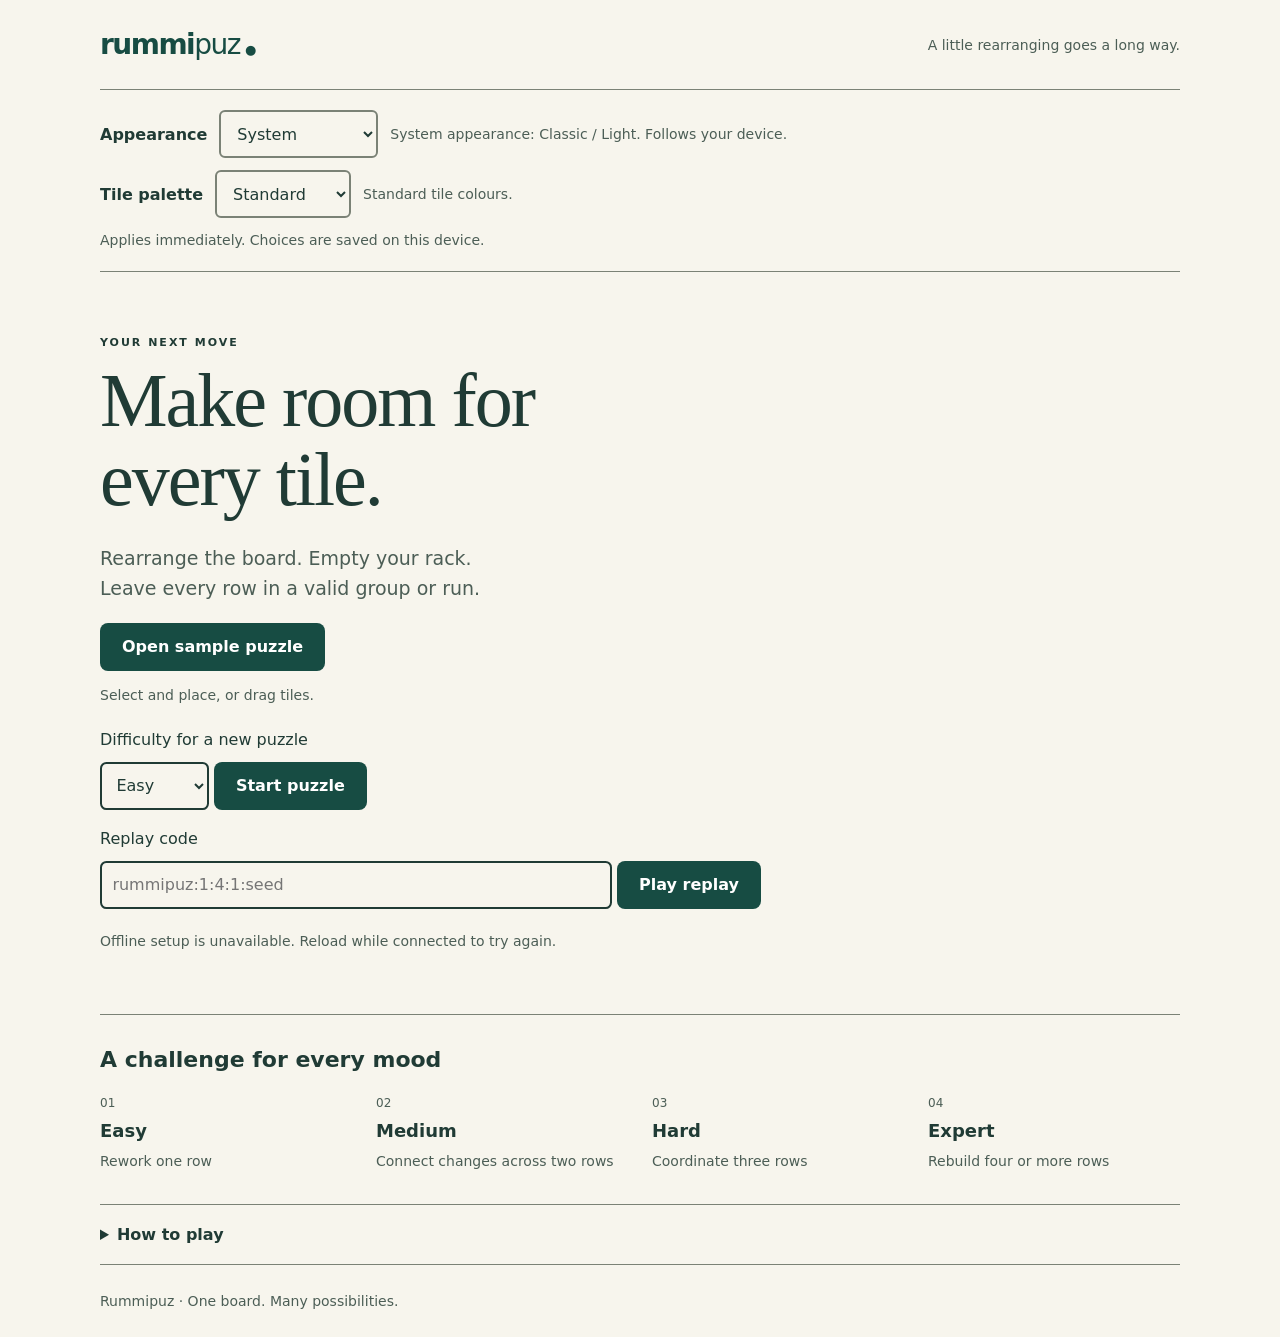
<file: app/index.html>
<!doctype html>
<html lang="en">
  <head>
    <meta charset="utf-8">
    <meta name="viewport" content="width=device-width, initial-scale=1">
    <meta name="theme-color" content="#174c43">
    <meta name="description" content="Rummipuz — rearrange the board, empty your rack.">
    <title>Rummipuz</title>
    <link rel="manifest" href="./manifest.webmanifest">
    <link rel="icon" href="./icons/icon.svg" type="image/svg+xml">
    <link rel="apple-touch-icon" href="./icons/apple-touch-icon.png">
    <meta name="apple-mobile-web-app-title" content="Rummipuz">
    <link rel="stylesheet" href="./styles.css">
    <script type="module" src="./main.js"></script>
  </head>
  <body>
    <header class="app-header">
      <a class="wordmark" href="./" aria-label="Rummipuz home">rummi<span>puz</span><span class="logo-dot" aria-hidden="true">●</span></a>
      <span class="header-note">A little rearranging goes a long way.</span>
    </header>
    <main>
      <section class="appearance" aria-labelledby="appearance-title">
        <label id="appearance-title" for="appearance-mode">Appearance</label>
        <select id="appearance-mode" aria-describedby="appearance-status appearance-note">
          <option value="system" selected>System</option>
          <option value="light">Classic / Light</option>
          <option value="dark">Dark</option>
          <option value="high-contrast">High Contrast</option>
        </select>
        <p id="appearance-status" role="status">System appearance follows your device.</p>
        <div class="palette-setting">
          <label for="tile-palette">Tile palette</label>
          <select id="tile-palette" aria-describedby="palette-status appearance-note">
            <option value="standard" selected>Standard</option>
            <option value="alternative">Alternative</option>
          </select>
          <p id="palette-status" role="status">Standard tile colours.</p>
        </div>
        <p id="appearance-note" role="status">Applies immediately. Choices are saved on this device.</p>
      </section>
      <section class="intro" aria-labelledby="page-title">
        <p class="eyebrow">YOUR NEXT MOVE</p>
        <h1 id="page-title">Make room for<br>every tile.</h1>
        <p class="lead">Rearrange the board. Empty your rack.<br>Leave every row in a valid group or run.</p>
        <button id="open-sample" type="button">Open sample puzzle <span aria-hidden="true">→</span></button>
        <p class="preview-note">Select and place, or drag tiles.</p>
        <div class="puzzle-navigation">
          <label for="difficulty-choice">Difficulty for a new puzzle</label>
          <select id="difficulty-choice">
            <option value="1">Easy</option><option value="2">Medium</option>
            <option value="3">Hard</option><option value="4">Expert</option>
          </select>
          <button id="start-puzzle" type="button">Start puzzle</button>
          <form id="replay-form">
            <label for="replay-input">Replay code</label>
            <input id="replay-input" type="text" maxlength="110" placeholder="rummipuz:1:4:1:seed" spellcheck="false" autocapitalize="none" autocomplete="off">
            <button id="play-replay" type="submit">Play replay</button>
          </form>
          <div id="replace-confirmation" class="reset-confirmation" hidden>
            <p>Leave this puzzle and start another? The current arrangement will be replaced once the new puzzle is ready.</p>
            <button id="replace-puzzle" type="button">Start another</button>
            <button id="cancel-replace" type="button">Keep playing</button>
          </div>
          <p id="preparation-status" role="status" aria-live="polite"></p>
          <button id="cancel-preparation" type="button" hidden>Cancel preparation</button>
          <button id="retry-preparation" type="button" hidden>Retry</button>
        </div>
        <p id="progress-status" class="preview-note" role="status"></p>
        <p id="offline-status" class="preview-note" role="status"></p>
      </section>

      <section id="puzzle" class="puzzle" aria-labelledby="puzzle-title" hidden>
        <div class="puzzle-heading">
          <div><p class="eyebrow">YOUR PUZZLE</p><h2 id="puzzle-title">Easy · rework one row</h2></div>
          <p class="rack-count"><strong id="rack-count">0</strong> tiles in rack</p>
        </div>
        <p id="load-status" role="status" aria-live="polite"></p>
        <div class="play-actions">
          <button id="next-puzzle" type="button" hidden>Next Puzzle</button>
          <button id="change-difficulty" type="button">Change difficulty</button>
          <button id="open-replay" type="button">Replay puzzle</button>
        </div>
        <p id="next-description" role="status" hidden></p>
        <div id="puzzle-content" hidden>
          <p id="selection-status" role="status"></p>
          <div class="play-actions">
            <button id="undo-move" type="button" disabled>Undo</button>
            <button id="reset-puzzle" type="button" disabled>Reset</button>
            <button id="check-puzzle" type="button">Check</button>
            <button id="cancel-selection" type="button" disabled>Cancel selection</button>
            <button id="hint-puzzle" type="button">Hint</button>
            <button id="reveal-solution" type="button">Reveal solution</button>
          </div>
          <section id="hint-panel" class="hint-panel" aria-labelledby="hint-title" hidden>
            <div class="hint-heading">
              <h3 id="hint-title">Hint</h3>
              <button id="dismiss-hint" type="button">Dismiss</button>
            </div>
            <p id="hint-status" role="status" aria-live="polite"></p>
            <p id="hint-reason"></p>
            <div class="hint-actions">
              <button id="show-hint-tile" type="button" hidden><span class="hint-action-marker" aria-hidden="true">1</span> Show tile</button>
              <button id="show-hint-destination" type="button" hidden><span class="hint-action-marker" aria-hidden="true">2</span> Show destination</button>
              <button id="retry-hint" type="button" hidden>Try again</button>
            </div>
          </section>
          <dialog id="solution-dialog" class="solution-dialog" aria-labelledby="solution-title" aria-describedby="solution-status">
            <div class="solution-dialog-content">
              <div class="solution-dialog-heading">
                <h2 id="solution-title" tabindex="-1">Verified solution</h2>
                <button id="close-solution" type="button">Close</button>
              </div>
              <p id="solution-status" role="status" aria-live="polite">Preparing a solution preview…</p>
              <button id="cancel-solution" type="button" hidden>Cancel search</button>
              <button id="retry-solution" type="button" hidden>Try again</button>
              <div id="solution-rows" class="solution-rows" aria-label="Solution rows"></div>
            </div>
          </dialog>
          <div id="reset-confirmation" class="reset-confirmation" role="group" aria-labelledby="reset-question" hidden>
            <p id="reset-question">Restart this puzzle?</p>
            <button id="confirm-reset" type="button">Restart</button>
            <button id="keep-playing" type="button">Keep playing</button>
          </div>
          <div class="tile-key">
            <p id="tile-key-description">Each colour has its own symbol and name on every tile.</p>
            <ul id="tile-legend" class="tile-legend" aria-label="Tile colours" aria-describedby="tile-key-description"></ul>
          </div>
          <section class="board" aria-labelledby="board-title">
            <h3 id="board-title">Board</h3>
            <div id="board-rows"></div>
            <button id="new-row" class="placement new-row" type="button" data-destination='{"area":"new-row"}' disabled>New row</button>
          </section>
          <section class="rack" aria-labelledby="rack-title">
            <h3 id="rack-title">Your rack</h3>
            <div class="rack-scroll" tabindex="0" role="region" aria-label="Rack tiles">
              <ul id="rack-tiles" class="tile-row" aria-label="Tiles in your rack"></ul>
            </div>
          </section>
          <p class="seed-label">Replay code <code id="replay-code"></code></p>
          <button id="copy-replay" type="button">Copy replay code</button>
        </div>
      </section>

      <section class="difficulty" aria-labelledby="difficulty-title">
        <h2 id="difficulty-title">A challenge for every mood</h2>
        <ul class="tier-list">
          <li><span class="tier-number">01</span><strong>Easy</strong><span>Rework one row</span></li>
          <li><span class="tier-number">02</span><strong>Medium</strong><span>Connect changes across two rows</span></li>
          <li><span class="tier-number">03</span><strong>Hard</strong><span>Coordinate three rows</span></li>
          <li><span class="tier-number">04</span><strong>Expert</strong><span>Rebuild four or more rows</span></li>
        </ul>
      </section>
      <details class="rules">
        <summary>How to play</summary>
        <div>
          <p>A <strong>group</strong> is three or four tiles with the same number and different colours. A <strong>run</strong> is at least three consecutive numbers of one colour, ordered from low to high.</p>
          <p>Split, extend, and rearrange rows to use every tile. Matching copies are separate tiles. A row can be temporarily invalid while you work; to finish, every row must be valid and your rack must be empty.</p>
          <p>Numbers run from 1 to 13 without wrapping. There are no jokers or opening-point requirement.</p>
        </div>
      </details>
      <noscript><p class="no-script">Enable JavaScript to open the sample puzzle.</p></noscript>
    </main>
    <footer>Rummipuz <span aria-hidden="true">·</span> One board. Many possibilities.</footer>
  </body>
</html>
</file>
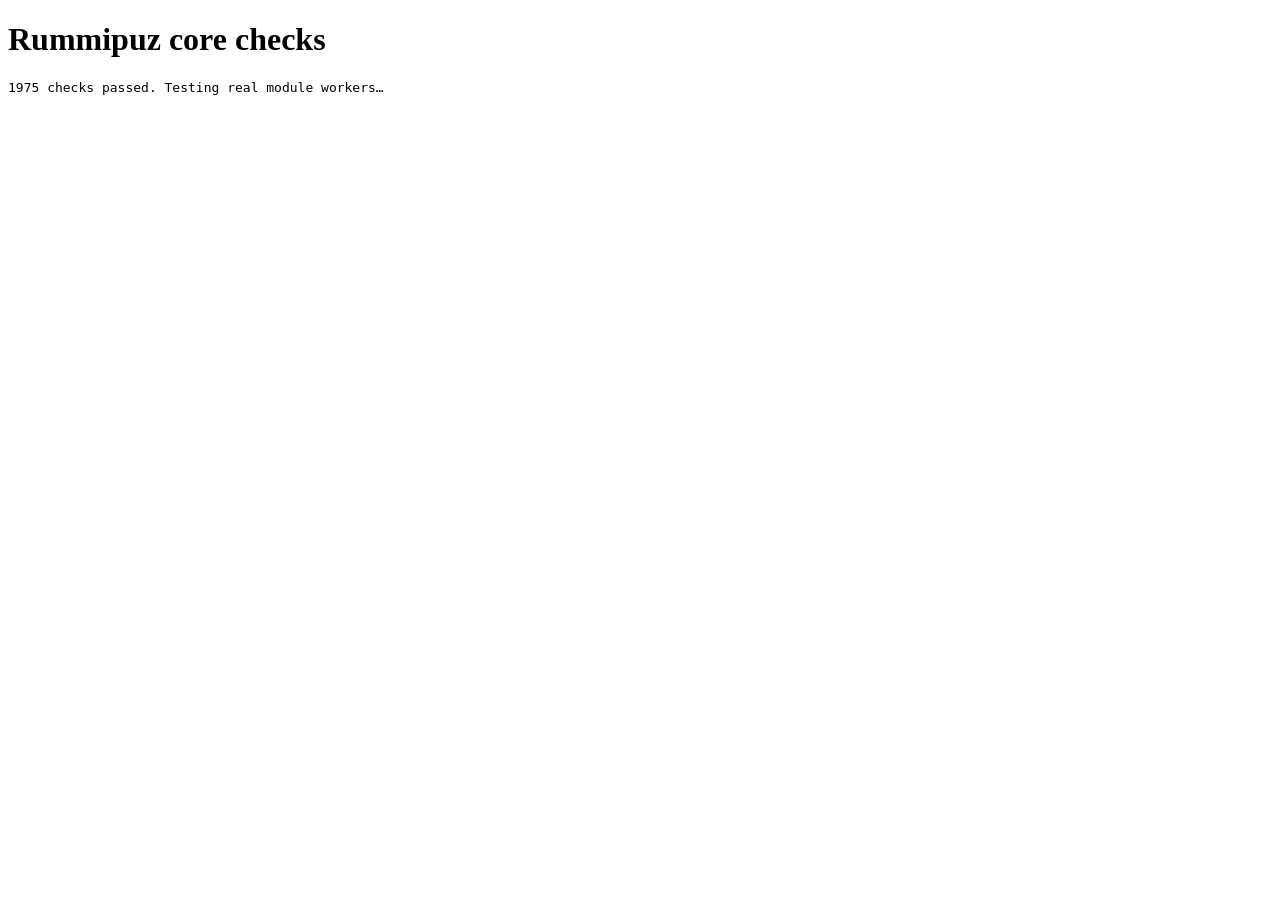
<file: app/checks/index.html>
<!doctype html>
<html lang="en">
  <meta charset="utf-8">
  <meta name="viewport" content="width=device-width, initial-scale=1">
  <title>Rummipuz core checks</title>
  <h1>Rummipuz core checks</h1>
  <pre id="results" role="status">Running…</pre>
  <script type="module">
    import { runVarietyBenchmarkChecks } from './variety-benchmark.js';
    import { runVarietyChecks, runVarietyWorkerChecks } from './variety.js';
    import { runOfflineChecks, runOfflinePackageChecks } from './offline.js';
    import { runBenchmarkChecks } from './benchmark.js';
    import { runStructuralChecks, runStructuralWorkerChecks } from './structural.js';
    import { runCoreChecks } from './core.js';
    import { runSolverChecks } from './solver.js';
    import { runGeneratorChecks } from './generator.js';
    import { runDifficultyChecks } from './difficulty.js';
    import { runReviewChecks } from './review.js';
    import { runAppearanceChecks } from './appearance.js';
    import { runPuzzleFlowChecks, runPuzzleFlowWorkerChecks } from './puzzle-flow.js';
    import { runPlayChecks } from './play.js';
    import { runPlayRenderChecks } from './play-render.js';
    import { runHintChecks } from './hints.js';
    import { runAssistanceChecks } from './assistance.js';
    import { runProgressChecks } from './progress.js';
    import { runPreferenceChecks } from './preferences.js';
    import { runTouchChecks } from './touch.js';
    import { runRowDragChecks } from './row-drag.js';
    import { runOverflowChecks } from './overflow.js';
    import { runWorkerLifecycleChecks, runWorkerChecks, runAssistanceWorkerChecks } from './worker.js';
    const results = document.querySelector('#results');
    try {
      const response = await fetch('../puzzles/sample.json');
      if (!response.ok) throw new Error(`Fixture request failed: ${response.status}`);
      const sample = await response.json();
      const fixturesResponse = await fetch('./fixtures/generated-v2.json');
      if (!fixturesResponse.ok) throw new Error(`Generation fixture request failed: ${fixturesResponse.status}`);
      const ratedResponse = await fetch('./fixtures/generated-v3.json');
      if (!ratedResponse.ok) throw new Error(`Rated fixture request failed: ${ratedResponse.status}`);
      const reviewedResponse = await fetch('./fixtures/generated-v4.json');
      const handResponse = await fetch('./fixtures/reviewed-v4.json');
      if (!reviewedResponse.ok || !handResponse.ok) throw new Error('Review fixture request failed.');
      const reviewedFixtures = await reviewedResponse.json();
      const v5Response = await fetch('./fixtures/generated-v5.json');
      const structureResponse = await fetch('./fixtures/structural-v5.json');
      if (!v5Response.ok || !structureResponse.ok) throw new Error('Revision-5 fixture request failed.');
      const v5Fixtures = await v5Response.json();
      const structuralDesigns = await structureResponse.json();
      const v6Fixtures = await (await fetch('./fixtures/generated-v6.json')).json();
      const v6Designs = await (await fetch('./fixtures/structural-v6.json')).json();
      const candidateFixtures = await fixturesResponse.json();
      const ratedFixtures = await ratedResponse.json();
      const stylesResponse = await fetch('../styles.css');
      if (!stylesResponse.ok) throw new Error('Appearance stylesheet request failed.');
      const styles = await stylesResponse.text();
      const offlinePackage = await runOfflinePackageChecks(async (path) => {
        const response = await fetch(new URL(path === './' ? '../index.html' : `../${path.slice(2)}`, import.meta.url));
        if (!response.ok) throw new Error(`Offline package request failed: ${path}`);
        return response.arrayBuffer();
      });
      const passed = [...await runOfflineChecks(), ...offlinePackage, ...runCoreChecks(sample), ...runSolverChecks(sample),
        ...runGeneratorChecks(candidateFixtures),
        ...runStructuralChecks(structuralDesigns, v5Fixtures),
        ...runVarietyChecks(v6Designs, v6Fixtures),
        ...await runVarietyBenchmarkChecks(v6Fixtures),
        ...await runBenchmarkChecks(v5Fixtures),
        ...runDifficultyChecks(sample, ratedFixtures),
        ...runReviewChecks(reviewedFixtures, await handResponse.json()),
        ...await runWorkerLifecycleChecks(),
        ...runPlayChecks(sample), ...await runPlayRenderChecks(sample), ...await runHintChecks(sample),
        ...runAssistanceChecks(sample, [...candidateFixtures, ...ratedFixtures, ...reviewedFixtures, ...v5Fixtures, ...v6Fixtures]),
        ...await runPuzzleFlowChecks(sample),
        ...runProgressChecks(sample),
        ...runPreferenceChecks(),
        ...runAppearanceChecks(styles), ...runTouchChecks(sample, styles), ...runRowDragChecks(), ...runOverflowChecks()];
      results.textContent = `${passed.length} checks passed. Testing real module workers…`;
      passed.push(...await runWorkerChecks(sample,
        [candidateFixtures[0], ratedFixtures[0], reviewedFixtures[0]]));
      passed.push(...await runAssistanceWorkerChecks(sample,
        [...candidateFixtures, ...ratedFixtures, ...reviewedFixtures, ...v5Fixtures, ...v6Fixtures]));
      passed.push(...await runPuzzleFlowWorkerChecks(sample));
      passed.push(...await runStructuralWorkerChecks(v5Fixtures));
      passed.push(...await runVarietyWorkerChecks(v6Fixtures));
      results.textContent = `${passed.length} checks passed.\n\n${passed.join('\n')}`;
    } catch (error) {
      results.textContent = error.stack;
      console.error(error);
    }
  </script>
</html>
</file>
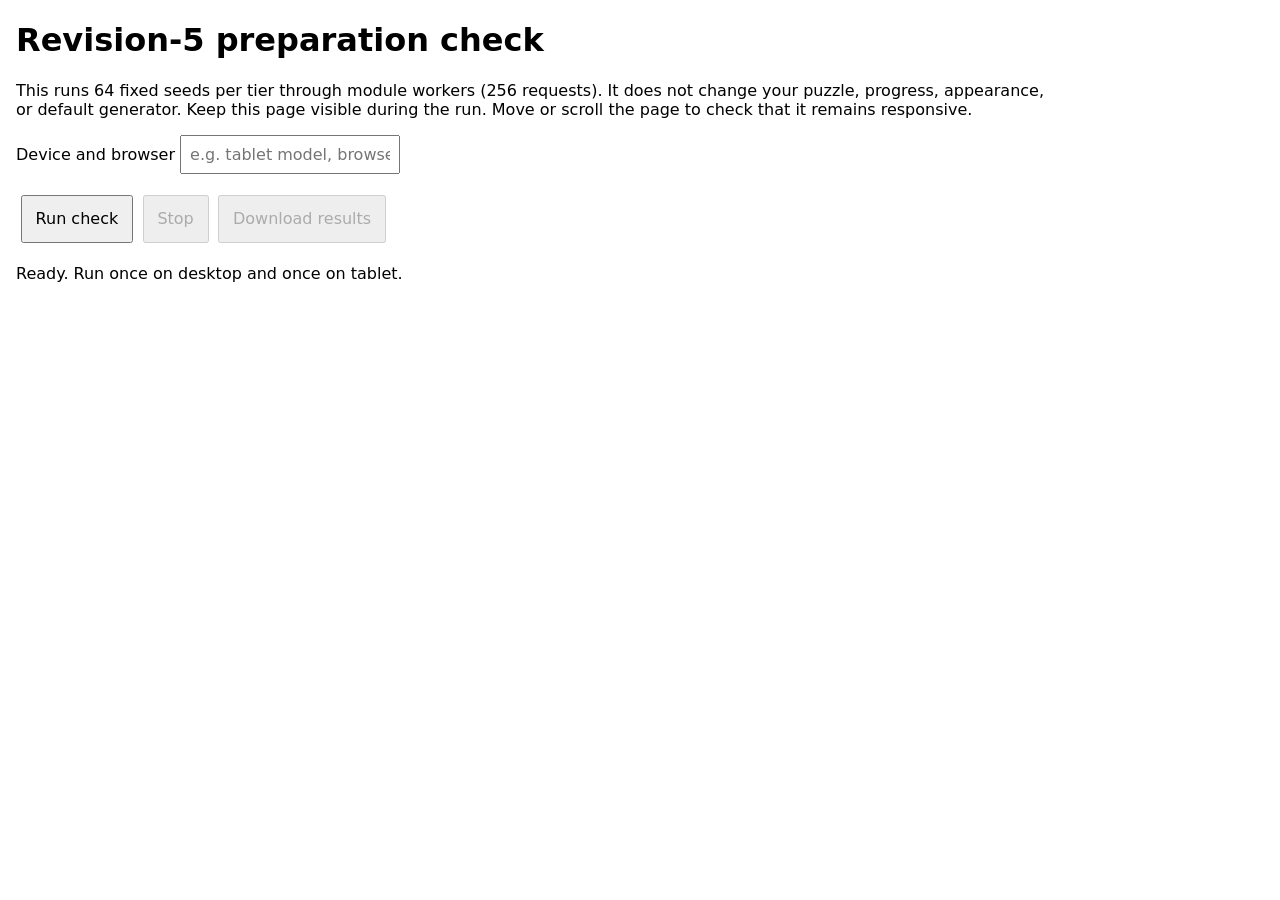
<file: app/checks/revision-5-performance.html>
<!doctype html>
<html lang="en">
<meta charset="utf-8">
<meta name="viewport" content="width=device-width, initial-scale=1">
<title>Rummipuz revision-5 preparation check</title>
<style>body{font:1rem system-ui;margin:1rem;max-width:65rem}button{font:inherit;padding:.8rem;margin:.3rem}pre{white-space:pre-wrap;overflow-wrap:anywhere}label{display:block;margin:1rem 0}input{font:inherit;padding:.5rem;max-width:100%}</style>
<h1>Revision-5 preparation check</h1>
<p>This runs 64 fixed seeds per tier through module workers (256 requests). It does not change your puzzle, progress, appearance, or default generator. Keep this page visible during the run. Move or scroll the page to check that it remains responsive.</p>
<label>Device and browser <input id="device" placeholder="e.g. tablet model, browser version"></label>
<button id="start">Run check</button><button id="stop" disabled>Stop</button><button id="save" disabled>Download results</button>
<p id="status" role="status">Ready. Run once on desktop and once on tablet.</p>
<pre id="results"></pre>
<script type="module">
import { OFFLINE_RELEASE } from '../offline-cache.js';
import { createPuzzleService } from '../puzzle-service.js';
import { benchmarkRevision5 } from './revision-5-benchmark.js';
const start = document.querySelector('#start');
const stop = document.querySelector('#stop');
const save = document.querySelector('#save');
const status = document.querySelector('#status');
const output = document.querySelector('#results');
let controller;
let report;
stop.addEventListener('click', () => controller?.abort());
save.addEventListener('click', () => {
  const url = URL.createObjectURL(new Blob([JSON.stringify(report, null, 2)], { type: 'application/json' }));
  const link = document.createElement('a'); link.href = url; link.download = 'rummipuz-v5-preparation.json'; link.click();
  setTimeout(() => URL.revokeObjectURL(url), 1000);
});
start.addEventListener('click', async () => {
  controller = new AbortController(); report = null;
  start.disabled = true; stop.disabled = false; save.disabled = true; output.textContent = '';
  const service = createPuzzleService();
  let completed = 0;
  let heartbeats = 0;
  const heartbeat = setInterval(() => { heartbeats += 1; }, 50);
  try {
    report = await benchmarkRevision5({ service, signal: controller.signal,
      onSample(record) { completed += 1; status.textContent = `${completed}/256: tier ${record.identity.difficultyTier}, ${record.status}`; } });
    report.device = document.querySelector('#device').value;
    report.userAgent = navigator.userAgent; report.timerHeartbeats = heartbeats;
    report.recordedAt = new Date().toISOString();
    report.loadedOfflineRelease = OFFLINE_RELEASE;
    report.expectedOfflineRelease = 'v2';
    try {
      const registration = await navigator.serviceWorker?.getRegistration(new URL('../', import.meta.url).href);
      report.offlineUpdateWaiting = Boolean(registration?.waiting);
    } catch { report.offlineUpdateWaiting = null; }
    output.textContent = JSON.stringify({ device: report.device, userAgent: report.userAgent,
      cancelled: report.cancelled, timerHeartbeats: heartbeats, requested: report.requested,
      ready: report.ready, tiers: report.tiers, errors: report.errors,
      loadedOfflineRelease: report.loadedOfflineRelease, expectedOfflineRelease: report.expectedOfflineRelease,
      offlineUpdateWaiting: report.offlineUpdateWaiting }, null, 2);
    status.textContent = report.cancelled ? 'Stopped. Partial results are available; rerun for acceptance.'
      : report.ready !== report.requested ? 'Finished with failed requests. Share the error summary above.'
      : 'Finished. Share the summary above and note any pauses or failures.';
    if (OFFLINE_RELEASE !== 'v2' || report.offlineUpdateWaiting) {
      status.textContent += ' An older release or waiting update was detected. Close all Rummipuz tabs/windows, reopen the game to finish its update, then rerun this check.';
    }
    save.disabled = false;
  } catch (error) { status.textContent = error.message; }
  finally { clearInterval(heartbeat); service.dispose(); start.disabled = false; stop.disabled = true; }
});
</script>
</html>
</file>
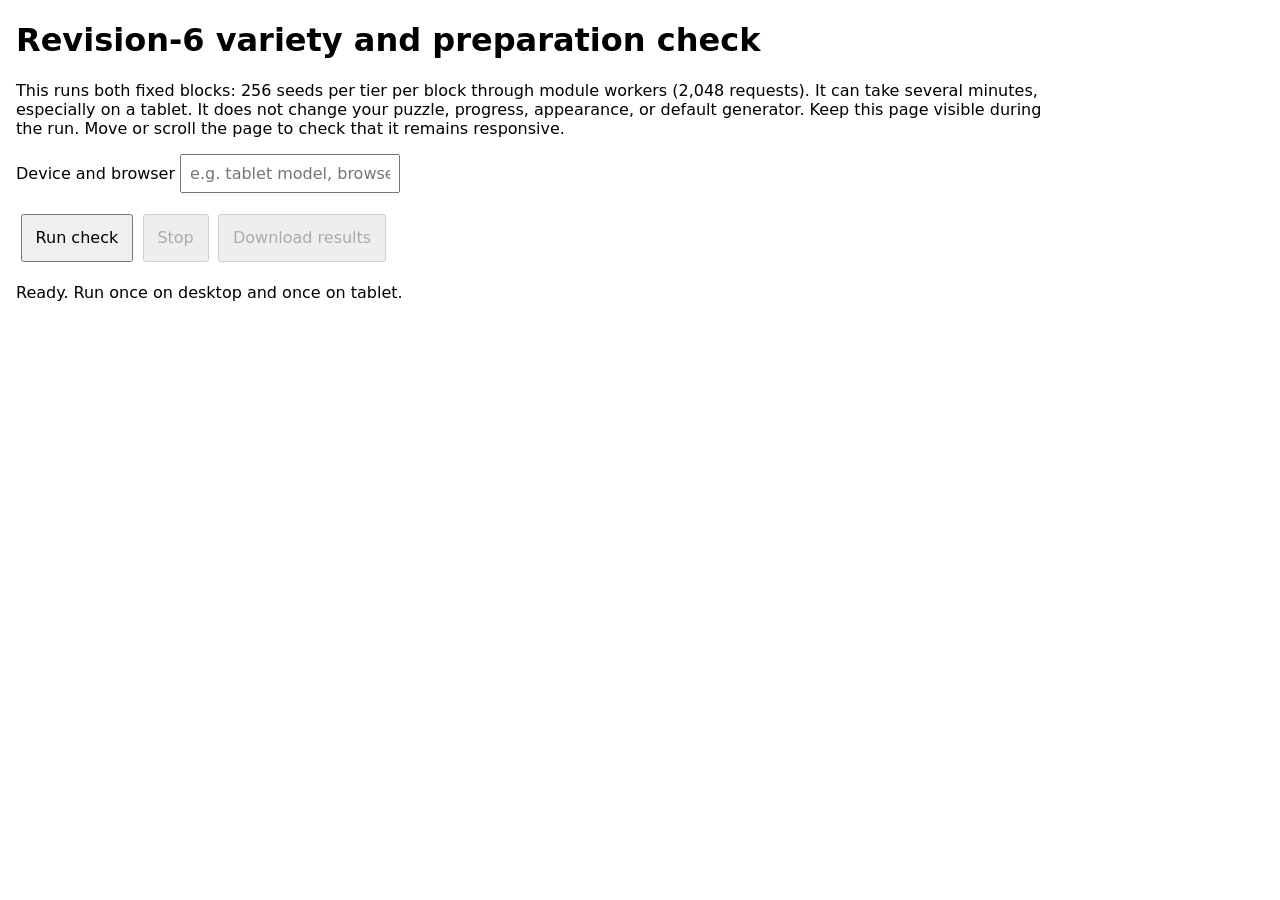
<file: app/checks/revision-6-performance.html>
<!doctype html>
<html lang="en">
<meta charset="utf-8">
<meta name="viewport" content="width=device-width, initial-scale=1">
<title>Rummipuz revision-6 preparation check</title>
<style>body{font:1rem system-ui;margin:1rem;max-width:65rem}button{font:inherit;padding:.8rem;margin:.3rem}pre{white-space:pre-wrap;overflow-wrap:anywhere}label{display:block;margin:1rem 0}input{font:inherit;padding:.5rem;max-width:100%}</style>
<h1>Revision-6 variety and preparation check</h1>
<p>This runs both fixed blocks: 256 seeds per tier per block through module workers (2,048 requests). It can take several minutes, especially on a tablet. It does not change your puzzle, progress, appearance, or default generator. Keep this page visible during the run. Move or scroll the page to check that it remains responsive.</p>
<label>Device and browser <input id="device" placeholder="e.g. tablet model, browser version"></label>
<button id="start">Run check</button><button id="stop" disabled>Stop</button><button id="save" disabled>Download results</button>
<p id="status" role="status">Ready. Run once on desktop and once on tablet.</p>
<pre id="results"></pre>
<script type="module">
import { OFFLINE_RELEASE } from '../offline-cache.js';
import { createPuzzleService } from '../puzzle-service.js';
import { benchmarkRevision6 } from './revision-6-benchmark.js';
const start = document.querySelector('#start');
const stop = document.querySelector('#stop');
const save = document.querySelector('#save');
const status = document.querySelector('#status');
const output = document.querySelector('#results');
let controller;
let report;
stop.addEventListener('click', () => controller?.abort());
save.addEventListener('click', () => {
  const url = URL.createObjectURL(new Blob([JSON.stringify(report, null, 2)], { type: 'application/json' }));
  const link = document.createElement('a'); link.href = url; link.download = 'rummipuz-v6-preparation.json'; link.click();
  setTimeout(() => URL.revokeObjectURL(url), 1000);
});
start.addEventListener('click', async () => {
  controller = new AbortController(); report = null;
  start.disabled = true; stop.disabled = false; save.disabled = true; output.textContent = '';
  const service = createPuzzleService();
  let completed = 0;
  let heartbeats = 0;
  const heartbeat = setInterval(() => { heartbeats += 1; }, 50);
  try {
    const blocks = [];
    for (const block of ['dev', 'holdout']) {
      const result = await benchmarkRevision6({ service, block, signal: controller.signal,
        onSample(record) { completed += 1; status.textContent = `${completed}/2048: ${block}, tier ${record.identity.difficultyTier}, ${record.status}`; } });
      blocks.push(result);
      if (result.cancelled) break;
    }
    report = { revision: 6, blocks, cancelled: blocks.some(r => r.cancelled),
      requested: blocks.reduce((sum, r) => sum + r.requested, 0), ready: blocks.reduce((sum, r) => sum + r.ready, 0),
      quotaPass: blocks.length === 2 && blocks.every(r => r.quotaPass) };
    report.device = document.querySelector('#device').value;
    report.userAgent = navigator.userAgent; report.timerHeartbeats = heartbeats;
    report.recordedAt = new Date().toISOString();
    report.loadedOfflineRelease = OFFLINE_RELEASE;
    report.expectedOfflineRelease = 'v6';
    try {
      const registration = await navigator.serviceWorker?.getRegistration(new URL('../', import.meta.url).href);
      report.offlineUpdateWaiting = Boolean(registration?.waiting);
    } catch { report.offlineUpdateWaiting = null; }
    output.textContent = JSON.stringify({ device: report.device, userAgent: report.userAgent,
      cancelled: report.cancelled, timerHeartbeats: heartbeats, requested: report.requested, ready: report.ready, quotaPass: report.quotaPass,
      blocks: report.blocks.map(r => ({ block: r.block, quotaPass: r.quotaPass, failures: r.failures,
        tiers: r.tiers.map(t => ({ tier: t.tier, requested: t.requested, ready: t.ready, quotaPass: t.quotaPass,
          failedGates: t.gates.filter(g => !g.passes), families: t.families, compositions: t.compositions,
          timingMs: t.timingMs, proofNodes: t.proofNodes, byFamily: t.byFamily, slowest: t.slowest, longestFamilyStreak: t.longestFamilyStreak })) })),
      loadedOfflineRelease: report.loadedOfflineRelease, expectedOfflineRelease: report.expectedOfflineRelease,
      offlineUpdateWaiting: report.offlineUpdateWaiting }, null, 2);
    status.textContent = report.cancelled ? 'Stopped. Partial results are available; rerun both blocks for acceptance.'
      : !report.quotaPass ? 'Finished with failed requests or quotas. Share the summary and downloaded results.'
      : 'Finished. Share the summary and downloaded results, and note pauses, scrolling, or interaction problems.';
    if (OFFLINE_RELEASE !== 'v6' || report.offlineUpdateWaiting) {
      status.textContent += ' An older release or waiting update was detected. Close all Rummipuz tabs/windows, reopen the game to finish its update, then rerun this check.';
    }
    save.disabled = false;
  } catch (error) { status.textContent = error.message; }
  finally { clearInterval(heartbeat); service.dispose(); start.disabled = false; stop.disabled = true; }
});
</script>
</html>
</file>
<file: app/styles.css>
:root {
  color-scheme: light;
  font-family: system-ui, -apple-system, BlinkMacSystemFont, "Segoe UI", sans-serif;
  color: var(--text);
  background: var(--page);
  font-synthesis: none;
  --page: #f7f5ed;
  --text: #203b35;
  --accent: #174c43;
  --muted: #4c5e56;
  --line: #7b8276;
  --button: #174c43;
  --button-hover: #226357;
  --button-text: #ffffff;
  --board: #174c43;
  --board-text: #f7f5ed;
  --rack: #e9e0cf;
  --tile: #fffdf5;
  --tile-border: #7b776c;
  --tile-shadow: 0 3px 0 #c9c7b8;
  --focus: #984700;
  --ink-black: #232b30;
  --ink-blue: #1858a3;
  --ink-red: #b51f3e;
  --ink-orange: #d48519;
  --selection: #174c43;
  --hint: #ffd05a;
  --hint-text: #202624;
}
:root[data-theme="dark"] {
  color-scheme: dark;
  --page: #202624;
  --text: #f0eee5;
  --accent: #a9dec8;
  --muted: #c1cbc5;
  --line: #84988e;
  --button: #a9dec8;
  --button-hover: #c7eddd;
  --button-text: #172b24;
  --board: #10392f;
  --board-text: #f0eee5;
  --rack: #303c36;
  --tile: #eee9dc;
  --tile-border: #777266;
  --tile-shadow: 0 3px 0 #7b776c;
  --focus: #ffd08a;
}
:root[data-theme="high-contrast"] {
  color-scheme: light;
  --page: #ffffff;
  --text: #000000;
  --accent: #000000;
  --muted: #000000;
  --line: #000000;
  --button: #000000;
  --button-hover: #292929;
  --button-text: #ffffff;
  --board: #ffffff;
  --board-text: #000000;
  --rack: #ffffff;
  --tile: #ffffff;
  --tile-border: #000000;
  --tile-shadow: none;
  --focus: #000000;
  --hint: #000000;
  --hint-text: #ffffff;
}
:root[data-palette="alternative"] {
  --ink-black: #232b30;
  --ink-blue: #005a8d;
  --ink-red: #783e87;
  --ink-orange: #d48519;
}
* { box-sizing: border-box; }
body { margin: 0; }
[hidden] { display: none !important; }
button, summary, a, select { -webkit-tap-highlight-color: transparent; }
:focus-visible { outline: 3px solid var(--focus); outline-offset: 5px; }
.app-header, main, footer { width: min(1080px, calc(100% - 48px)); margin-inline: auto; }
.app-header { display: flex; justify-content: space-between; align-items: center; gap: 20px; padding-block: 28px; border-bottom: 1px solid var(--line); }
.wordmark { color: var(--accent); text-decoration: none; font-size: 28px; font-weight: 800; letter-spacing: -1.5px; }
.wordmark > span:first-child { font-weight: 400; }
.logo-dot { color: var(--accent); font-size: 13px; margin-left: 5px; }
.header-note, .preview-note, .seed-label, footer { color: var(--muted); font-size: 14px; }
.intro { padding-block: 64px 48px; }
.eyebrow { margin: 0 0 12px; font-size: 11px; font-weight: 750; letter-spacing: 2px; }
h1 { font-family: Georgia, "Times New Roman", serif; font-size: clamp(44px, 7vw, 76px); font-weight: 400; line-height: 1.04; letter-spacing: -2px; margin: 0 0 24px; }
.lead { color: var(--muted); font-size: 19px; line-height: 1.6; }
button { min-height: 48px; padding: 12px 22px; border: 0; border-radius: 8px; font: inherit; font-weight: 650; cursor: pointer; background: var(--button); color: var(--button-text); }
button:hover { background: var(--button-hover); }
button:disabled { cursor: default; opacity: .65; }
#open-sample:disabled { cursor: wait; }
#open-sample span { margin-left: 14px; }
.preview-note { line-height: 1.5; }
h2 { font-size: 22px; font-weight: 650; margin: 0; }
h3 { font-size: 13px; margin: 0 0 16px; font-weight: 650; }
.puzzle { margin-bottom: 44px; }
.puzzle-heading { display: flex; align-items: center; justify-content: space-between; gap: 20px; margin-bottom: 20px; }
.puzzle-heading .eyebrow { color: var(--muted); }
.rack-count { color: var(--muted); white-space: nowrap; }
.rack-count strong { color: var(--accent); font-size: 24px; }
.board { background: var(--board); color: var(--board-text); padding: 24px; border-radius: 14px 14px 0 0; }
.tile-key { margin-block: 20px; }
.tile-key p { color: var(--muted); line-height: 1.5; }
.tile-legend { display: flex; flex-wrap: wrap; gap: 12px; padding: 0; margin: 0; list-style: none; }
.legend-item { display: flex; align-items: center; gap: 8px; padding: 8px 12px; border: 1px solid var(--tile-border); border-radius: 6px; background: var(--tile); font-size: 14px; font-weight: 650; }
.legend-item > span:first-child { font-family: Arial, sans-serif; }
.board-row { overflow-x: auto; padding: 4px 4px 10px; }
.tile-scroll-controls { display: flex; align-items: center; gap: 8px; min-width: 0; }
.tile-scroll-controls > .board-row, .tile-scroll-controls > .rack-scroll { flex: 1 1 auto; min-width: 0; }
.scroll-arrow { flex: 0 0 48px; width: 48px; min-height: 48px; padding: 0; font-size: 32px; line-height: 1; }
.board .scroll-arrow { color: var(--board); background: var(--board-text); }
.board .scroll-arrow:hover { color: var(--board); background: var(--board-text); }
.board .scroll-arrow:focus-visible { outline-color: var(--board-text); }
.board-row-label { margin: 0 0 4px; font-size: 12px; font-weight: 650; line-height: 1.35; }
.row-shell { position: relative; }
.board-row-heading { display: flex; align-items: center; gap: 8px; padding-inline: 4px; }
.board-row-heading .board-row-label { flex: 1 1 auto; min-width: 0; margin: 0; }
.row-handle { display: flex; align-items: center; justify-content: center; flex: 0 0 48px; width: 48px; min-height: 48px; padding: 0; color: var(--board-text); background: transparent; cursor: grab; touch-action: none; user-select: none; -webkit-user-select: none; -webkit-touch-callout: none; }
.row-handle:hover { background: rgb(127 127 127 / 18%); }
.row-handle:focus-visible { outline-color: var(--board-text); outline-offset: -3px; }
.row-grip { display: grid; grid-template-columns: repeat(2, 4px); gap: 4px; pointer-events: none; }
.row-grip > span { width: 4px; height: 4px; border-radius: 50%; background: currentColor; }
.row-drag-source { opacity: .65; }
.row-insertion { position: relative; height: 0; pointer-events: none; }
.row-insertion::after { content: ''; display: none; position: absolute; z-index: 1; top: -2px; left: 4px; right: 4px; border-top: 2px dashed var(--board-text); }
.row-dragging .row-insertion::after { display: block; }
.row-dragging .row-insertion-active::after { border-top: 4px solid var(--board-text); }
.row-drag-preview { position: fixed; z-index: 1001; pointer-events: none; padding: 8px 12px; border: 2px solid var(--board-text); border-radius: 6px; color: var(--board-text); background: var(--board); font-weight: 650; transform: translate(-50%, -120%); }
.board-row:focus-visible, .rack-scroll:focus-visible { outline: 3px solid currentColor; outline-offset: 2px; }
.tile-row { display: flex; gap: 4px; list-style: none; padding: 4px; margin: 0; width: max-content; min-width: 100%; }
.tile { flex: 0 0 64px; width: 64px; height: 94px; background: var(--tile); border: 1px solid var(--tile-border); border-radius: 6px; box-shadow: var(--tile-shadow); display: flex; flex-direction: column; align-items: center; justify-content: center; gap: 3px; }
.tile-value { font-size: 34px; font-weight: 750; line-height: 1.1; font-variant-numeric: lining-nums tabular-nums; }
.tile-symbol { font-family: Arial, sans-serif; font-size: 20px; line-height: 1; }
.tile-red .tile-symbol, .tile-orange .tile-symbol { font-size: 26px; font-weight: 800; }
.tile-name { font-size: 12px; font-weight: 650; line-height: 1.4; }
.tile-black { color: var(--ink-black); }
.tile-blue { color: var(--ink-blue); }
.tile-red { color: var(--ink-red); }
.tile-orange { color: var(--ink-orange); }
.tile-slot { flex: 0 0 64px; }
button.tile { padding: 0; font: inherit; cursor: grab; touch-action: none; user-select: none; -webkit-user-select: none; -webkit-touch-callout: none; }
button.tile:hover { background: var(--tile); }
button.tile:disabled { opacity: 1; cursor: default; }
button.tile[aria-pressed="true"] { outline: 3px solid var(--selection); outline-offset: -5px; }
button.tile:focus-visible { outline: 3px solid var(--focus); outline-offset: 2px; }
.board button.tile:focus-visible { outline-color: var(--board-text); }
/* Allow the slot to be narrower than its centered hit area. The extra 4px on
   each side uses the row gaps without overlapping neighbouring tiles. */
.placement-slot { display: flex; align-items: center; justify-content: center; flex: 0 0 40px; min-width: 0; }
.placement-slot > .placement { position: relative; flex: 0 0 48px; width: 48px; min-width: 48px; min-height: 48px; padding: 0; border: 0; background: transparent; color: var(--board-text); font-size: 18px; line-height: 1; }
.placement-slot > .placement::after { content: ""; position: absolute; inset: 6px 10px; border: 2px dashed currentColor; border-radius: 5px; pointer-events: none; }
.placement-slot > .placement:hover { background: var(--board); }
.placement-slot > .placement:disabled { opacity: 1; cursor: default; }
.placement-slot > .placement:disabled::after { border-style: dotted; }
.board .placement-slot > .placement:focus-visible { outline-color: var(--board-text); }
.rack .placement-slot > .placement { background: var(--rack); color: var(--text); }
.new-row { margin-top: 10px; min-width: 48px; min-height: 48px; padding: 8px 16px; border: 2px dashed var(--board-text); background: var(--board); color: var(--board-text); font-size: 16px; }
.new-row:hover { background: var(--board); }
.new-row:disabled { opacity: 1; border-style: dotted; }
.board .new-row:focus-visible { outline-color: var(--board-text); }
.touch-source { cursor: grabbing; }
.touch-preview { position: fixed; z-index: 1000; pointer-events: none; transform: translate(-50%, calc(-100% - 24px)); }
.board .touch-destination { outline: 4px solid var(--board-text); outline-offset: 3px; border-style: solid; }
.rack .touch-destination { outline: 4px solid var(--text); outline-offset: 3px; border-style: solid; }
.board .placement-slot > .placement.touch-destination::after,
.rack .placement-slot > .placement.touch-destination::after { border-style: solid; }
.play-actions { display: flex; flex-wrap: wrap; gap: 12px; }
.hint-panel { margin-top: 12px; padding: 12px 16px; border: 2px solid var(--line); border-radius: 8px; background: var(--rack); color: var(--text); }
.hint-heading { display: flex; align-items: center; justify-content: space-between; gap: 12px; }
.hint-heading h3 { margin: 0; }
.hint-heading button, .hint-actions button { padding: 8px 12px; }
.hint-panel p { margin: 8px 0; line-height: 1.5; }
#hint-reason:empty { display: none; }
.hint-actions { display: flex; flex-wrap: wrap; gap: 8px; }
.hint-action-marker { display: inline-flex; align-items: center; justify-content: center; width: 22px; height: 22px; margin-right: 4px; border: 1px solid var(--hint-text); border-radius: 50%; background: var(--hint); color: var(--hint-text); font-size: 13px; font-weight: 800; }
.tile.hint-source, .new-row.hint-destination { position: relative; }
.tile.hint-source::after { content: ''; position: absolute; inset: -4px; border: 3px dashed var(--hint); border-radius: 8px; box-shadow: 0 0 0 1px var(--hint-text); pointer-events: none; }
.tile.hint-source::before, .placement.hint-destination::before, .new-row.hint-destination::before { position: absolute; z-index: 1; display: flex; align-items: center; justify-content: center; width: 20px; height: 20px; border: 1px solid var(--hint-text); border-radius: 50%; background: var(--hint); color: var(--hint-text); font-size: 12px; line-height: 1; font-weight: 800; pointer-events: none; }
.tile.hint-source::before { content: '1'; top: -4px; right: -4px; }
.placement.hint-destination::before { content: '2'; top: -2px; right: 2px; }
.board .placement-slot > .placement.hint-destination,
.rack .placement-slot > .placement.hint-destination { isolation: isolate; background: transparent; color: var(--hint-text); }
.placement-slot > .placement.hint-destination::after { z-index: -1; background: var(--hint); border: 2px solid var(--hint-text); }
.new-row.hint-destination { background: var(--hint); color: var(--hint-text); border: 2px solid var(--hint-text); }
.new-row.hint-destination::before { content: '2'; top: -8px; right: -4px; }
.new-row.hint-destination::after { content: ''; position: absolute; inset: -4px; border-radius: 8px; pointer-events: none; }
.hint-emphasis::after { animation: hint-emphasis 650ms ease-out 2; }
@keyframes hint-emphasis {
  from { box-shadow: 0 0 0 5px var(--hint); }
  to { box-shadow: 0 0 0 1px var(--hint-text); }
}
@media (prefers-reduced-motion: reduce) {
  .hint-emphasis::after { animation: none; box-shadow: 0 0 0 3px var(--hint); }
}
#selection-status { line-height: 1.5; }
#load-status { font-size: clamp(20px, 2.4vw, 26px); font-weight: 750; line-height: 1.4; padding: 16px 20px; border-left: 4px solid var(--accent); background: var(--rack); color: var(--text); }
#load-status:empty { display: none; }
.reset-confirmation { border: 2px solid var(--line); padding: 16px; margin-block: 16px; }
.reset-confirmation button { margin: 4px; }
.rack { background: var(--rack); padding: 24px; border-radius: 0 0 14px 14px; }
.rack-scroll { overflow-x: auto; padding: 8px 4px; }
.solution-dialog {
  color: var(--text);
  background: var(--page);
}
dialog#solution-dialog {
  width: min(900px, calc(100vw - 32px));
  max-width: none;
  max-height: min(88vh, 900px);
  padding: 0;
  color: var(--text);
  background: var(--page);
  border: 2px solid var(--line);
  border-radius: 12px;
}
dialog#solution-dialog::backdrop { background: rgb(0 0 0 / 62%); }
.solution-dialog-content { padding: clamp(16px, 4vw, 28px); overflow-y: auto; max-height: min(88vh, 900px); }
.solution-dialog-heading { display: flex; align-items: center; justify-content: space-between; gap: 16px; }
.solution-dialog-heading h2 { margin: 0; }
#solution-status { line-height: 1.5; }
.solution-rows { margin-top: 16px; }
.solution-row { margin-block: 8px; }
.solution-row-label { margin: 0 0 4px; font-size: 12px; font-weight: 650; }
.seed-label { line-height: 1.7; }
code { font-size: 12px; overflow-wrap: anywhere; }
.difficulty { border-top: 1px solid var(--line); padding-block: 32px; }
.tier-list { display: grid; grid-template-columns: repeat(4, 1fr); gap: 24px; padding: 0; margin: 24px 0 0; list-style: none; }
.tier-list li { display: flex; flex-direction: column; gap: 10px; }
.tier-number { color: var(--muted); font-size: 12px; }
.tier-list strong { font-size: 18px; }
.tier-list li > span:last-child { color: var(--muted); font-size: 14px; line-height: 1.5; }
.rules { border-block: 1px solid var(--line); }
summary { cursor: pointer; padding-block: 20px; font-weight: 650; min-height: 48px; }
.rules div { max-width: 740px; color: var(--muted); line-height: 1.7; padding-bottom: 12px; }
footer { padding-block: 28px; }
@media (forced-colors: active) {
  .tile, .legend-item { border: 2px solid CanvasText; box-shadow: none; }
}
@media (max-width: 700px) {
  .app-header, main, footer { width: calc(100% - 32px); }
  .header-note { display: none; }
  .intro { padding-block: 40px 32px; }
  .tier-list { grid-template-columns: repeat(2, 1fr); }
  .puzzle-heading { align-items: start; flex-direction: column; gap: 8px; }
  .rack-count { margin: 0; }
  .board, .rack { padding: 16px; }
}

.appearance { display: flex; align-items: center; flex-wrap: wrap; gap: 12px; padding-block: 20px; border-bottom: 1px solid var(--line); }
.appearance label { font-weight: 650; }
.appearance select { min-height: 48px; max-width: 100%; padding: 10px 12px; font: inherit; color: var(--text); background: var(--page); border: 2px solid var(--line); border-radius: 6px; }
.appearance p { margin: 0; color: var(--muted); font-size: 14px; line-height: 1.5; }
.palette-setting { display: flex; align-items: center; flex-wrap: wrap; gap: 12px; flex-basis: 100%; }
#appearance-note { flex-basis: 100%; }
:root[data-theme="high-contrast"] .board,
:root[data-theme="high-contrast"] .rack { border: 2px solid var(--line); border-radius: 0; }
:root[data-theme="high-contrast"] .tile,
:root[data-theme="high-contrast"] .legend-item { border-width: 2px; border-radius: 0; }
:root[data-theme="high-contrast"] .tile-value { font-weight: 900; }
:root[data-theme="high-contrast"] button { border: 2px solid var(--line); border-radius: 0; }
:root[data-theme="high-contrast"] .placement-slot > .placement { border: 0; }
:root[data-theme="high-contrast"] :focus-visible { outline-width: 4px; }

/* Puzzle preparation controls share the existing typography and palette. */
.puzzle-navigation { margin-top: 1.5rem; }
.puzzle-navigation label { display: block; margin: .8rem 0 .4rem; }
.puzzle-navigation select, .puzzle-navigation input {
  font: inherit;
  color: var(--text);
  background: var(--page);
  border: 2px solid currentColor;
  border-radius: .4rem;
  padding: .65rem;
  min-height: 48px;
  max-width: 100%;
}
.puzzle-navigation input { width: min(100%, 32rem); }
.puzzle-navigation button { margin: .4rem .4rem .4rem 0; }
.puzzle-navigation p { max-width: 42rem; }
</file>
